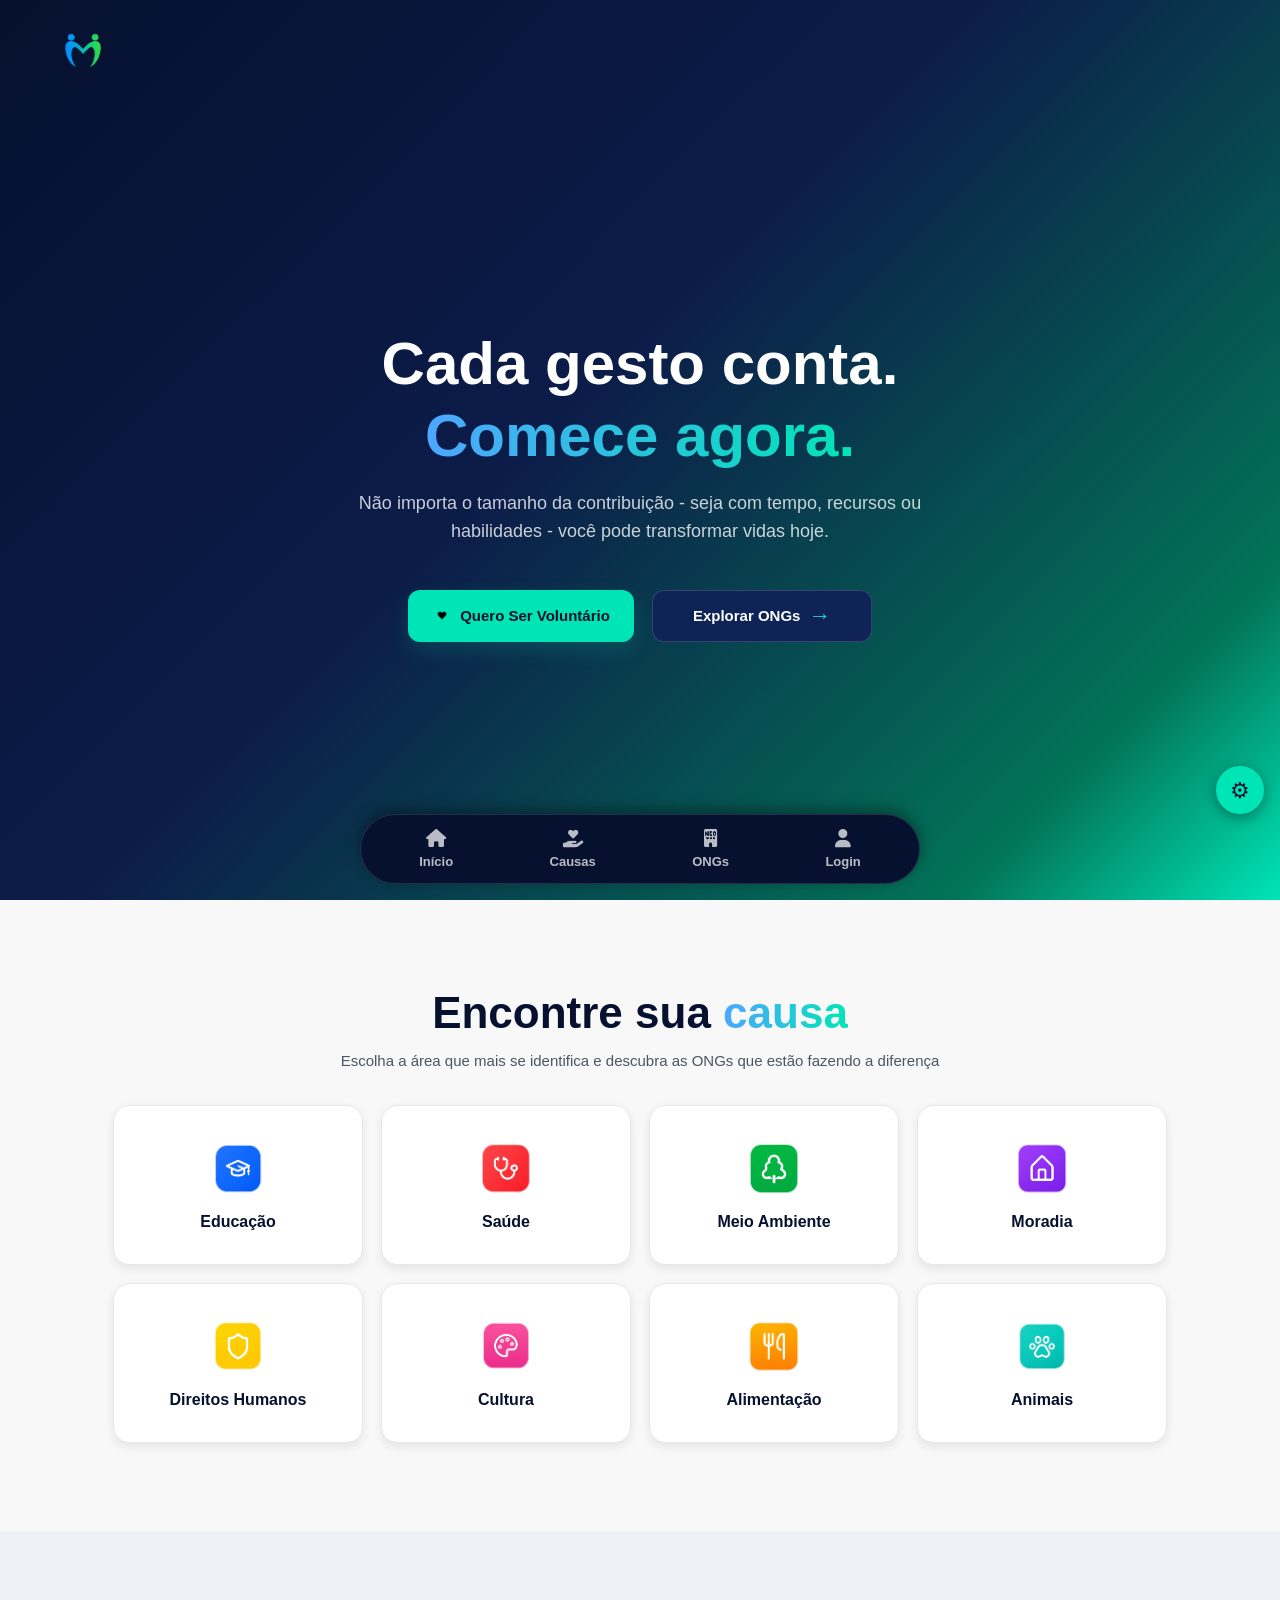
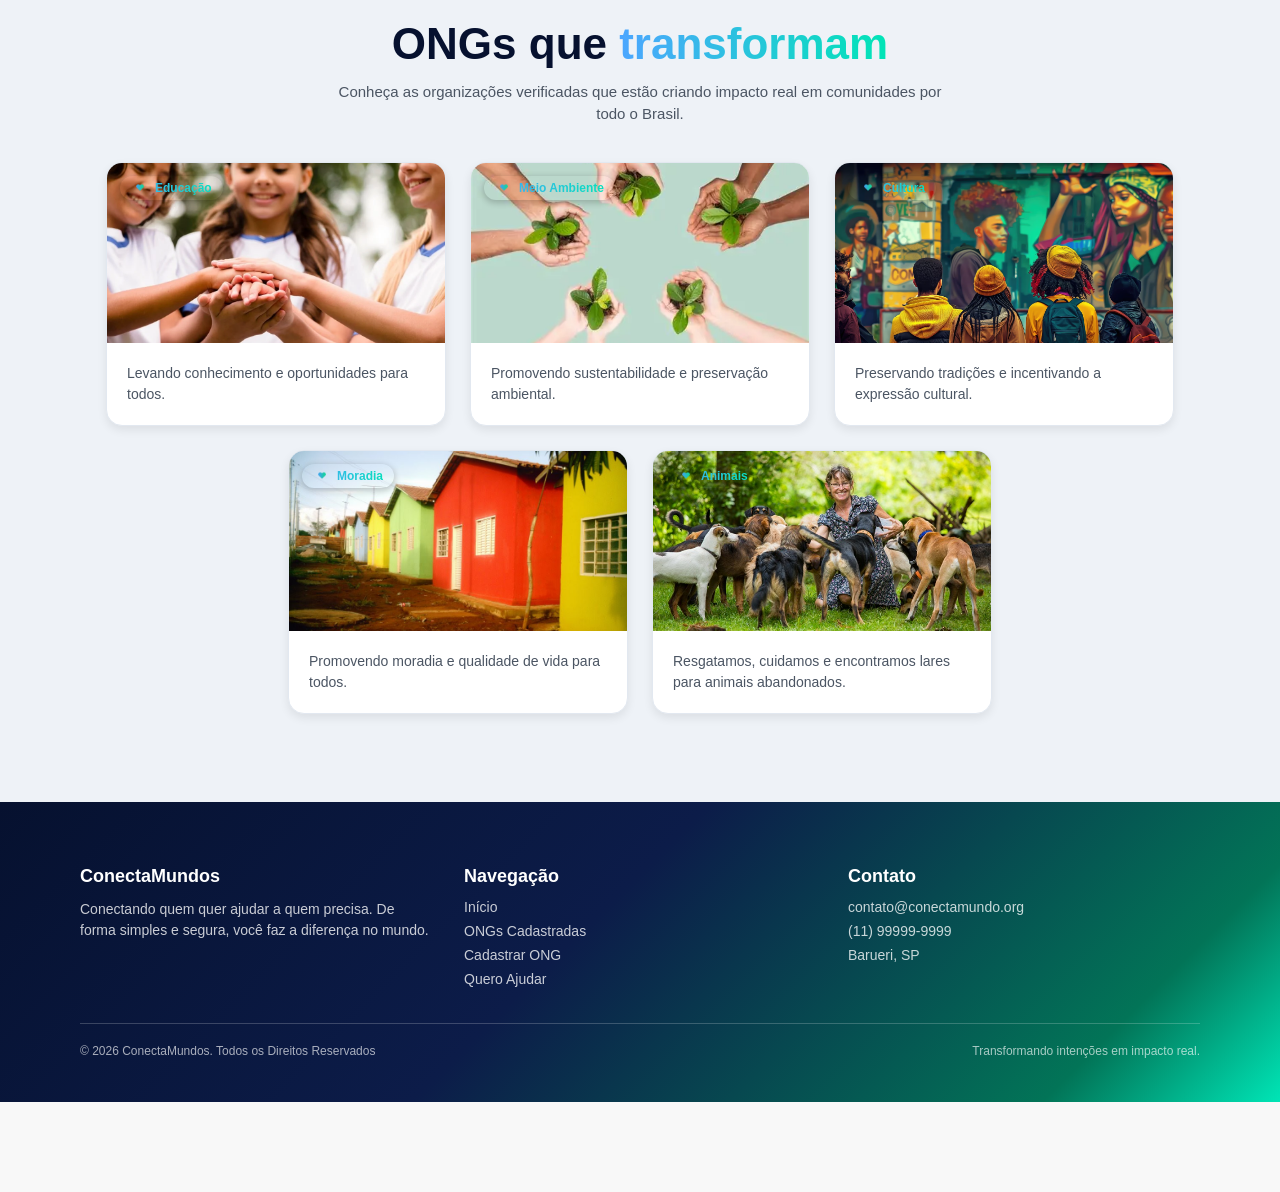
<file: app/views/pages/index.html>
<!DOCTYPE html>
<html lang="pt-br">

<head>
    <meta charset="UTF-8">
    <meta name="viewport" content="width=device-width, initial-scale=1.0">
    <link rel="stylesheet" href="../../public/css/config.css">
    <link rel="stylesheet" href="../../public/css/style.css">
    <link rel="stylesheet" href="https://cdnjs.cloudflare.com/ajax/libs/font-awesome/6.5.2/css/all.min.css">
    <title>Conecta Mundos</title>
    <script src="../../public/js/config.js"></script>
</head>

<body>
    <section class="inicio" id="tela-inicio">
        <header>
            <div class="logo">
                <img class="logo-img" src="../../public/imagem/logo_degrade.png" alt="Logo Conecta Mundos">
            </div>
        </header>

        <main>
            <div>
                <h2 class="title">
                    Cada gesto conta. <br> <span>Comece agora.</span>
                </h2>
                <p class="inicio-p">Não importa o tamanho da contribuição - seja com tempo, recursos ou habilidades - você pode transformar vidas hoje.</p>
            </div>
            <div class="botoes-hero">
                <a href="./login-pessoa.html" class="btn-voluntario">
                    <img class="coracao-icone" src="../../public/imagem/coracao.png" alt="">
                    Quero Ser Voluntário
                </a>
                <a href="#ongs" class="btn-explorar">
                    Explorar ONGs <span class="seta">→</span>
                </a>
            </div>
        </main>
    </section>

    <section class="causas" id="tela-causas">
        <div class="texto-causas">
            <h2>Encontre sua <span>causa</span></h2>
            <p>Escolha a área que mais se identifica e descubra as ONGs que estão fazendo a diferença</p>
        </div>

        <div class="grid-causas">
            <div class="card">
                <div class="img-container"><img src="../../public/imagem/educacao_img.png" alt="Educação"></div>
                <p>Educação</p>
            </div>
            <div class="card">
                <div class="img-container"><img src="../../public/imagem/saude_img.png" alt="Saúde"></div>
                <p>Saúde</p>
            </div>
            <div class="card">
                <div class="img-container"><img src="../../public/imagem/ambiente_img.png" alt="Meio Ambiente"></div>
                <p>Meio Ambiente</p>
            </div>
            <div class="card">
                <div class="img-container"><img src="../../public/imagem/moradia_img.png" alt="Moradia"></div>
                <p>Moradia</p>
            </div>
            <div class="card">
                <div class="img-container"><img src="../../public/imagem/seguranca_img.png" alt="Direitos Humanos"></div>
                <p>Direitos Humanos</p>
            </div>
            <div class="card">
                <div class="img-container"><img src="../../public/imagem/cultura_img.png" alt="Cultura"></div>
                <p>Cultura</p>
            </div>
            <div class="card">
                <div class="img-container"><img src="../../public/imagem/alimentacao.png" alt="Alimentação"></div>
                <p>Alimentação</p>
            </div>
            <div class="card">
                <div class="img-container"><img src="../../public/imagem/animais_img.png" alt="Animais"></div>
                <p>Animais</p>
            </div>
        </div>
    </section>

    <section class="secao-ongs" id="ongs">
        <div class="container-ongs">
            <div class="titulo-ongs">
                <h1>ONGs que <span class="degrade-texto">transformam</span></h1>
                <p>Conheça as organizações verificadas que estão criando impacto real em comunidades por todo o Brasil.</p>
            </div>

            <div class="grid-ongs">
                <div class="card-ong">
                    <div class="banner-ong" style="background-image: url('../../public/imagem/ONGs_educacao.webp');">
                        <span class="tag-ong">
                            <img src="../../public/imagem/coracao.png" alt="" class="mini-coracao-tag">
                            Educação
                        </span>
                    </div>
                    <div class="info-ong">
                        <p>Levando conhecimento e oportunidades para todos.</p>
                    </div>
                </div>

                <div class="card-ong">
                    <div class="banner-ong" style="background-image: url('../../public/imagem/ONGs_ambiental.webp');">
                        <span class="tag-ong">
                            <img src="../../public/imagem/coracao.png" alt="" class="mini-coracao-tag">
                            Meio Ambiente
                        </span>
                    </div>
                    <div class="info-ong">
                        <p>Promovendo sustentabilidade e preservação ambiental.</p>
                    </div>
                </div>

                <div class="card-ong">
                    <div class="banner-ong" style="background-image: url('../../public/imagem/ONGs_cultura.avif');">
                        <span class="tag-ong">
                            <img src="../../public/imagem/coracao.png" alt="" class="mini-coracao-tag">
                            Cultura
                        </span>
                    </div>
                    <div class="info-ong">
                        <p>Preservando tradições e incentivando a expressão cultural.</p>
                    </div>
                </div>

                <div class="card-ong">
                    <div class="banner-ong" style="background-image: url('../../public/imagem/ONGs_moradia.jpg');">
                        <span class="tag-ong">
                            <img src="../../public/imagem/coracao.png" alt="" class="mini-coracao-tag">
                            Moradia
                        </span>
                    </div>
                    <div class="info-ong">
                        <p>Promovendo moradia e qualidade de vida para todos.</p>
                    </div>
                </div>

                <div class="card-ong">
                    <div class="banner-ong" style="background-image: url('../../public/imagem/ONGs_animais.jpg');">
                        <span class="tag-ong">
                            <img src="../../public/imagem/coracao.png" alt="" class="mini-coracao-tag">
                            Animais
                        </span>
                    </div>
                    <div class="info-ong">
                        <p>Resgatamos, cuidamos e encontramos lares para animais abandonados.</p>
                    </div>
                </div>
            </div>
        </div>
    </section>

    <footer class="footer-principal">
        <div class="footer-container">
            <div class="footer-coluna">
                <h3>ConectaMundos</h3>
                <p>Conectando quem quer ajudar a quem precisa. De forma simples e segura, você faz a diferença no mundo.</p>
            </div>

            <div class="footer-coluna">
                <h3>Navegação</h3>
                <ul>
                    <li><a href="#tela-inicio">Início</a></li>
                    <li><a href="#ongs">ONGs Cadastradas</a></li>
                    <li><a href="../../views/pages/cadastro-ong.html">Cadastrar ONG</a></li>
                    <li><a href="#tela-inicio">Quero Ajudar</a></li>
                </ul>
            </div>

            <div class="footer-coluna">
                <h3>Contato</h3>
                <ul>
                    <li>contato@conectamundo.org</li>
                    <li>(11) 99999-9999</li>
                    <li>Barueri, SP</li>
                </ul>
            </div>
        </div>

        <div class="footer-bottom">
            <p>&copy; 2026 ConectaMundos. Todos os Direitos Reservados</p>
            <p>Transformando intenções em impacto real.</p>
        </div>
    </footer>

    <!-- Barra de Navegação Fixa Inferior -->
    <nav class="nav-bottom" id="nav-menu">
        <ul>
            <li>
                <a href="#tela-inicio">
                    <i class="fa-solid fa-house"></i>
                    <span>Início</span>
                </a>
            </li>
            <li>
                <a href="#tela-causas">
                    <i class="fa-solid fa-hand-holding-heart"></i>
                    <span>Causas</span>
                </a>
            </li>
            <li>
                <a href="#ongs">
                    <i class="fa-solid fa-building-ngo"></i>
                    <span>ONGs</span>
                </a>
            </li>
            <li>
                <a href="../../views/pages/login-pessoa.html">
                    <i class="fa-solid fa-user"></i>
                    <span>Login</span>
                </a>
            </li>
        </ul>
    </nav>

    <!-- Configurações (fonte e tema) -->
    <!-- Na index usa "config-com-nav" para ficar acima da barra inferior -->
    <div class="config config-com-nav">
        <div class="config-painel" id="config-painel" hidden>
            <h3>Configurações</h3>

            <div class="config-grupo">
                <span>Tamanho da fonte</span>
                <div class="config-linha">
                    <button type="button" id="fonte-menos" aria-label="Diminuir fonte">A−</button>
                    <div class="config-valor" id="fonte-valor" aria-live="polite">100%</div>
                    <button type="button" id="fonte-mais" aria-label="Aumentar fonte">A+</button>
                </div>
            </div>

            <div class="config-grupo">
                <span>Tema</span>
                <div class="config-linha">
                    <button type="button" id="tema-claro">☀ Claro</button>
                    <button type="button" id="tema-escuro">🌙 Escuro</button>
                </div>
            </div>

            <button type="button" class="config-restaurar" id="config-restaurar">Restaurar padrão</button>
        </div>

        <button type="button" class="config-botao" id="config-abrir" aria-label="Abrir configurações" aria-expanded="false" aria-controls="config-painel">⚙</button>
    </div>

    <script src="../../public/js/script.js"></script>
</body>

</html>
</file>
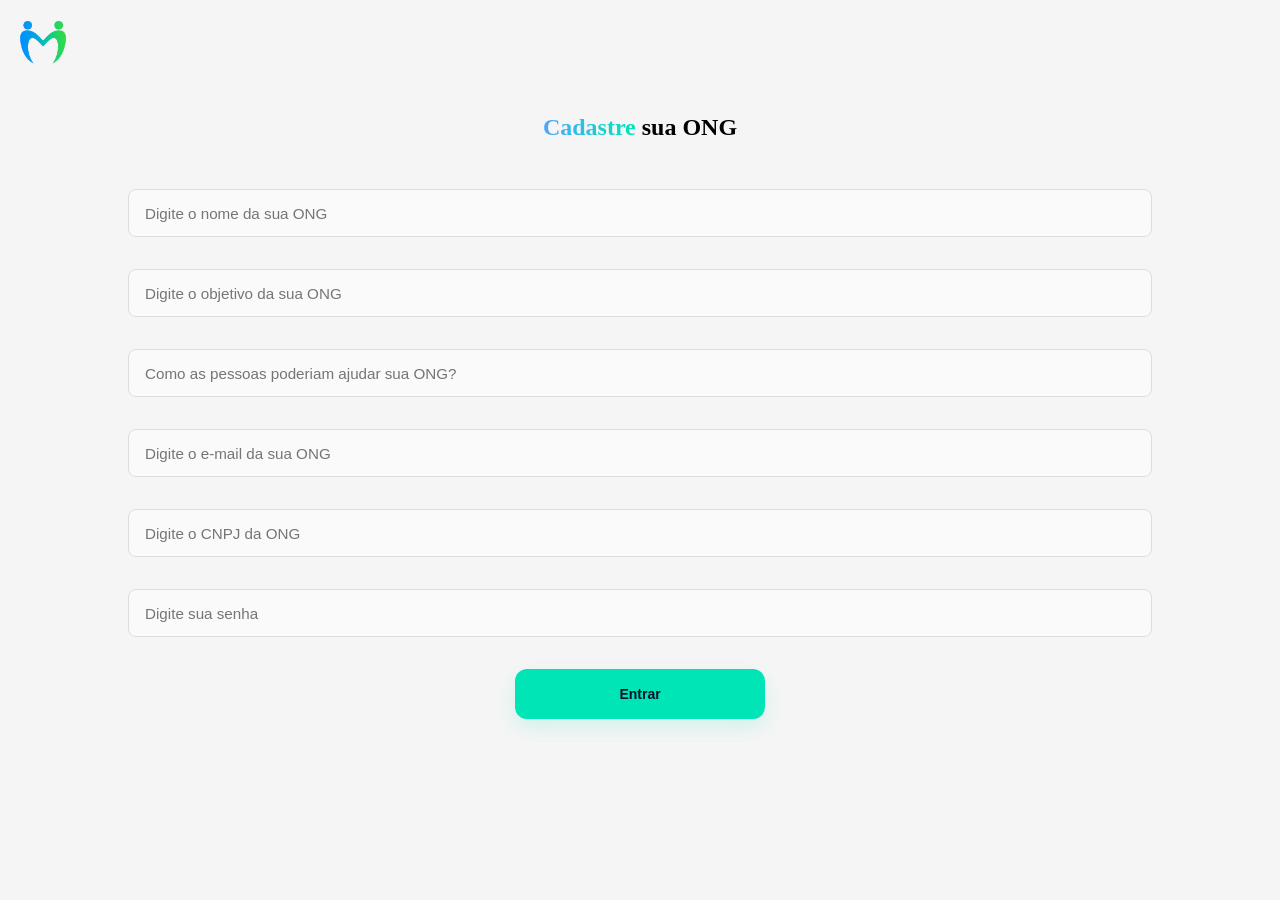
<file: cadastro-ong.html>
<!DOCTYPE html>
<html lang="pt-br">

<head>
    <meta charset="UTF-8">
    <meta name="viewport" content="width=device-width, initial-scale=1.0">
    <link rel="stylesheet" href="login.css">
    <title>Login Conecta Mundos</title>
</head>

<body>
    <header>
        <div class="logo">
            <img src="./imgs/logo_degrade.png" alt="Logo Conecta Mundos">
        </div>
        <div class="navegacao">

        </div>

    </header>

    <main>
        <div class="textos">
            <div class="title">
                <h2><span>Cadastre</span> sua ONG</h2>
            </div>
        </div>

        <div class="formulario">

            <input type="text" placeholder="Digite o nome da sua ONG">
            <input type="text" placeholder="Digite o objetivo da sua ONG">
            <input type="text" placeholder="Como as pessoas poderiam ajudar sua ONG?">
            <input type="text" placeholder="Digite o e-mail da sua ONG">
            <input type="text" placeholder="Digite o CNPJ da ONG">
            <input type="password" placeholder="Digite sua senha">


            <div class="botao">
                <button class="entrar">Entrar</button>
            </div>
        </div>

    </main>

</body>

</html>
</file>
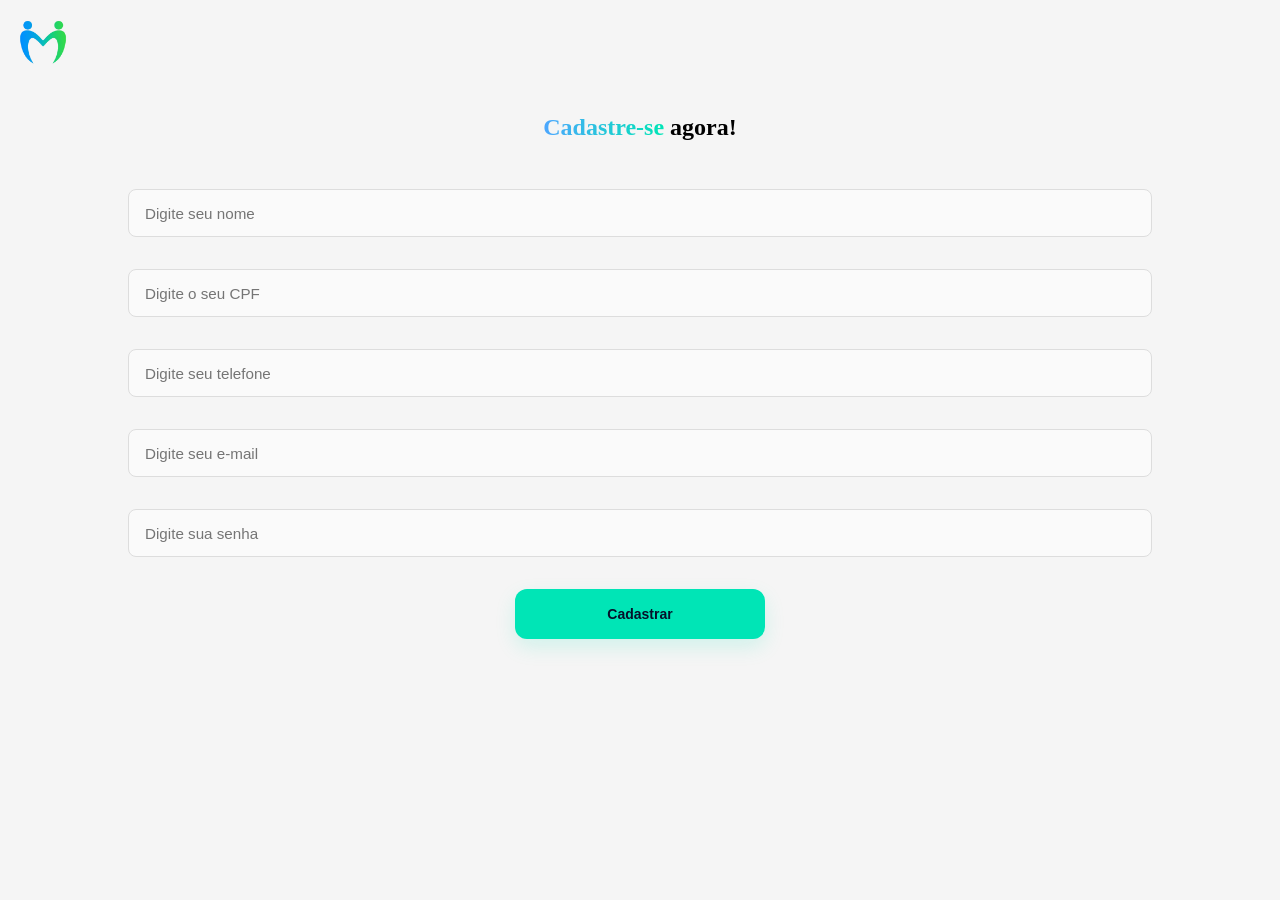
<file: cadastro-pessoa.html>
<!DOCTYPE html>
<html lang="pt-br">

<head>
    <meta charset="UTF-8">
    <meta name="viewport" content="width=device-width, initial-scale=1.0">
    <link rel="stylesheet" href="login.css">
    <title>Login Conecta Mundos</title>
</head>

<body>
    <header>
        <div class="logo">
            <img src="./imgs/logo_degrade.png" alt="Logo Conecta Mundos">
        </div>
        <div class="navegacao">

        </div>

    </header>

    <main>
        <div class="textos">
            <div class="title">
                <h2><span>Cadastre-se</span> agora!</h2>
            </div>
        </div>

        <div class="formulario">

            <input type="text" placeholder="Digite seu nome">
            <input type="text" placeholder="Digite o seu CPF">
            <input type="text" placeholder="Digite seu telefone">
            <input type="text" placeholder="Digite seu e-mail">
            <input type="password" placeholder="Digite sua senha">


            <div class="botao">
                <button class="entrar">Cadastrar</button>
            </div>
        </div>

    </main>

</body>

</html>
</file>
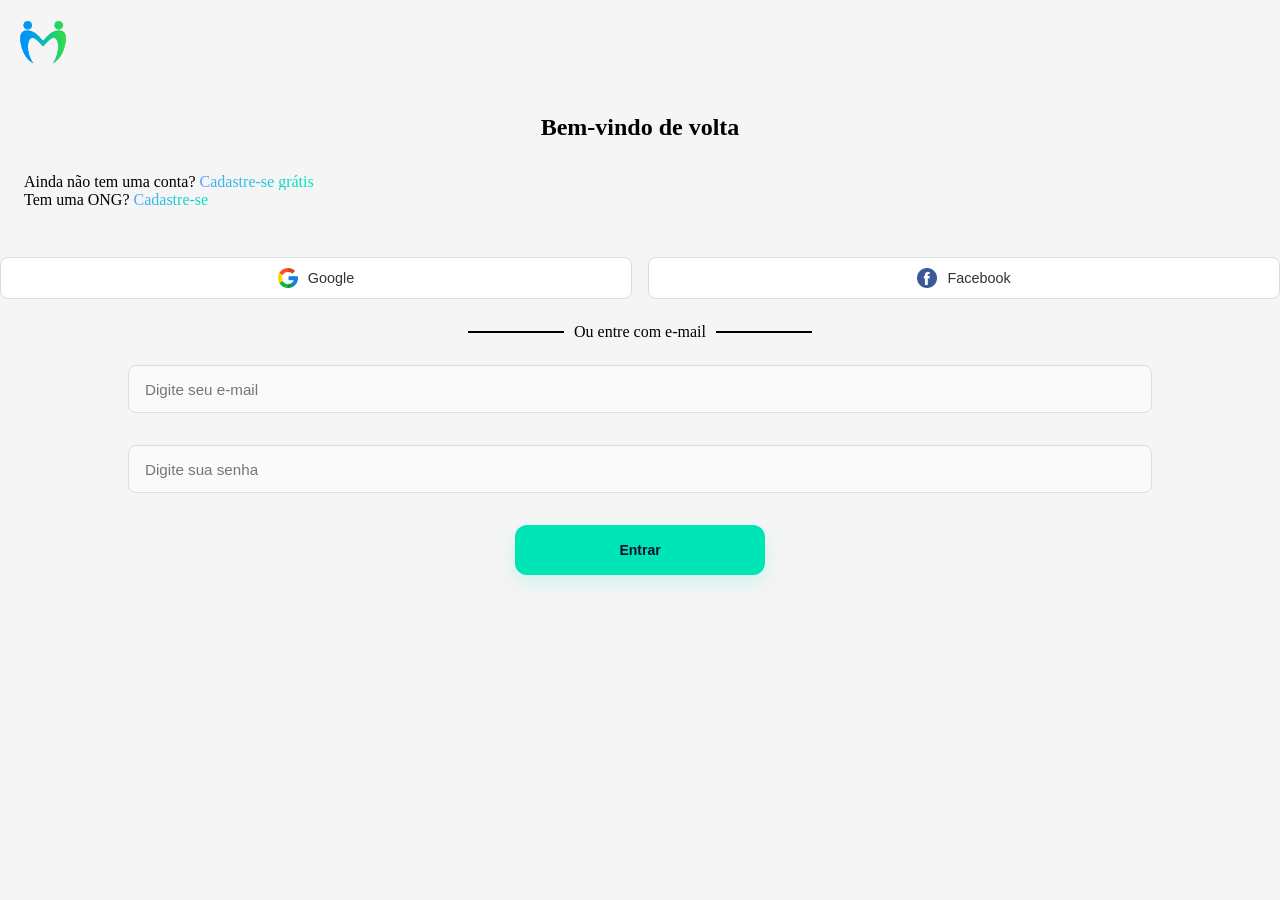
<file: login-pessoa.html>
<!DOCTYPE html>
<html lang="pt-br">
<head>
    <meta charset="UTF-8">
    <meta name="viewport" content="width=device-width, initial-scale=1.0">
    <link rel="stylesheet" href="login.css">
    <title>Login Conecta Mundos</title>
</head>
<body>
    <header>
        <div class="logo">
            <img src="./imgs/logo_degrade.png" alt="Logo Conecta Mundos">
        </div>
        <div class="navegacao">

        </div>

    </header>

    <main>
        <div class="textos">
            <div class="title">
            <h2>Bem-vindo de volta</h2>
            </div>
            <div class="logins">
            <p>Ainda não tem uma conta? <span><a href="./cadastro-pessoa.html">Cadastre-se grátis</a></span></p>
            <p>Tem uma ONG? <span><a href="./cadastro-ong.html">Cadastre-se</a></span></p>
            </div>
        </div>
        
        <div class="login-rapidos">
            <button><img class="icone" src="./imgs/google (1).png" alt="icone">Google</button>
            <button> <img class="icone" src="./imgs/facebook.png" alt="icone">Facebook</button>
        </div>

        <div class="divisao">
            <hr> <p>Ou entre com e-mail</p> <hr>
        </div>


        <div class="formulario">

            <input type="text" placeholder="Digite seu e-mail">
            <input type="password" placeholder="Digite sua senha">


            <div class="botao">
                <button class="entrar">Entrar</button>
            </div>
        </div>
    </main>
    
</body>
</html>
</file>
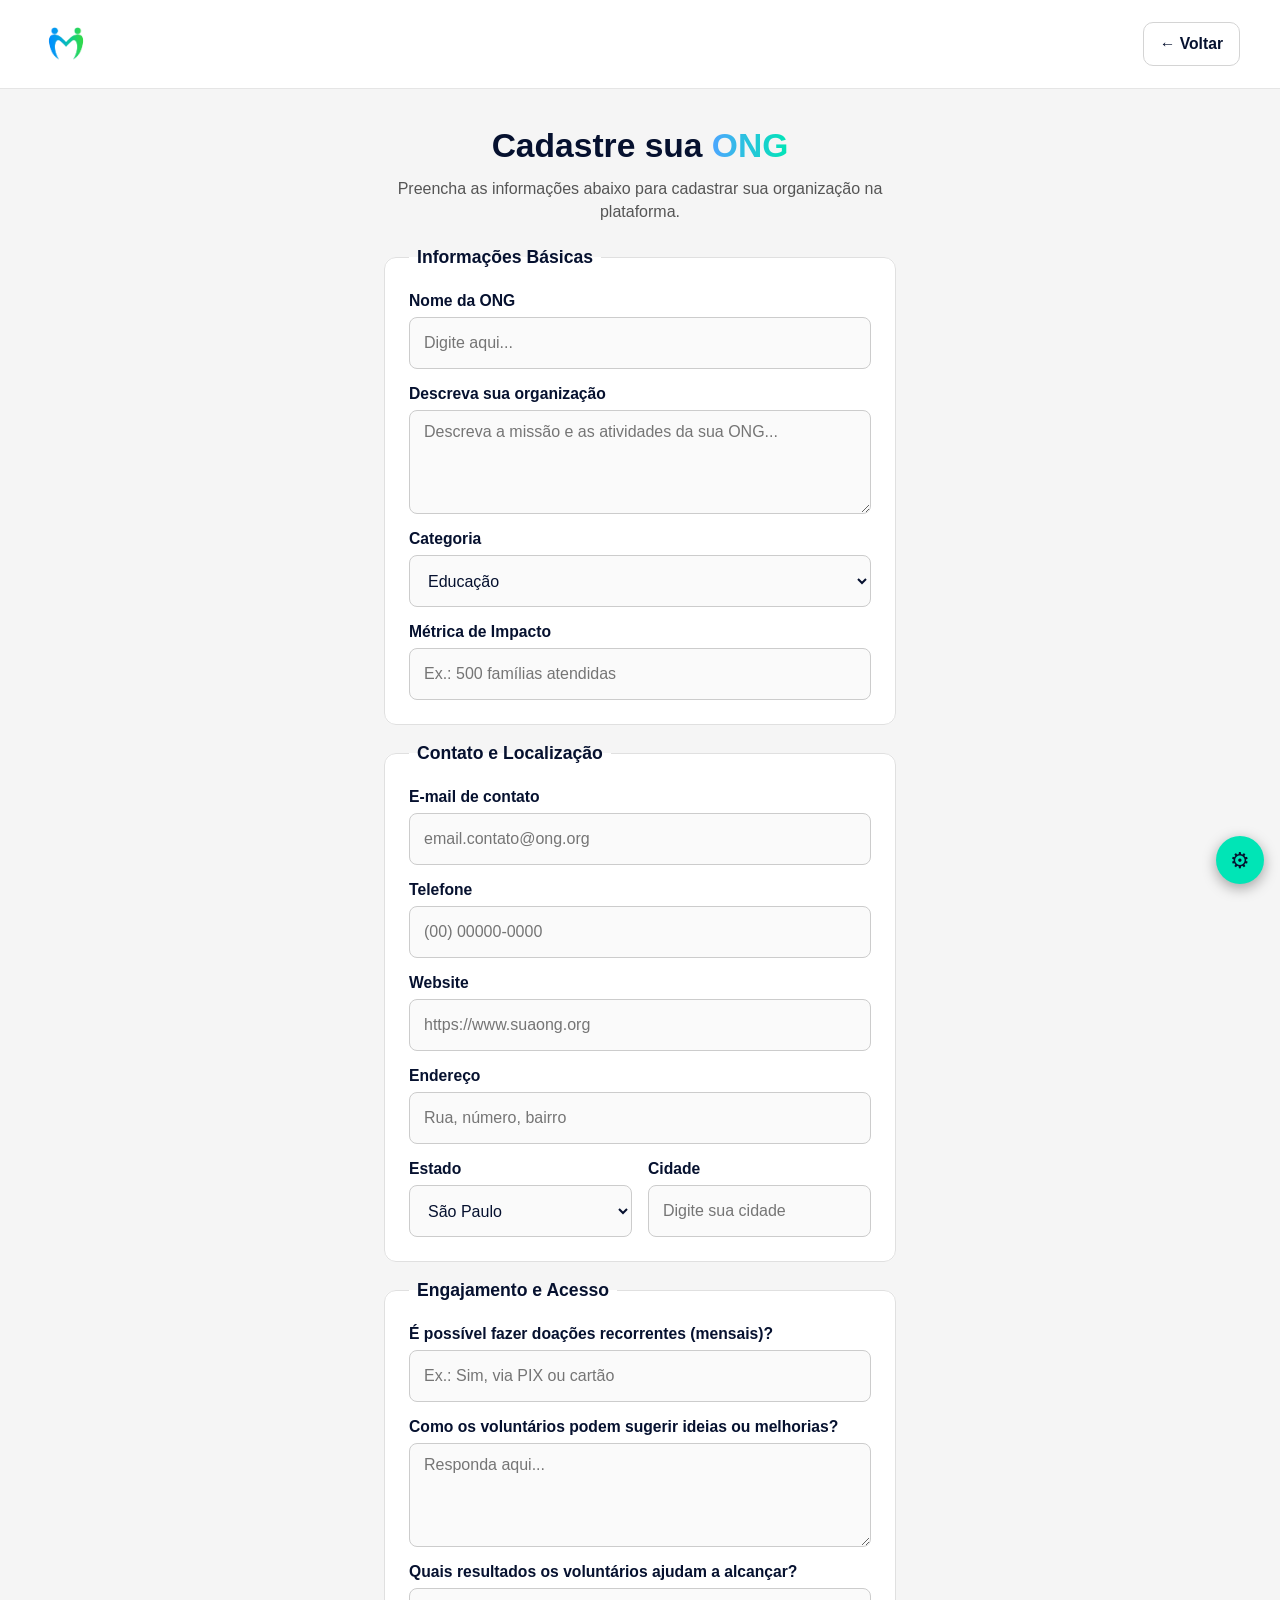
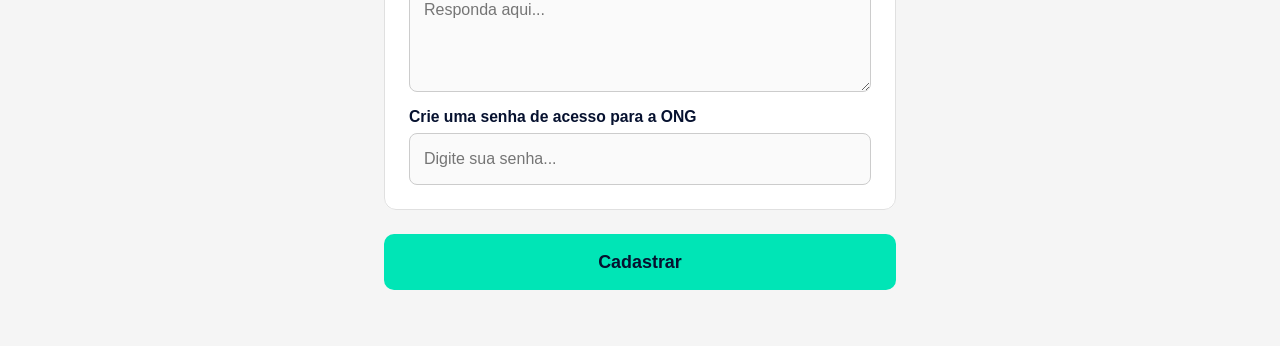
<file: app/views/pages/cadastro-ong.html>
<!DOCTYPE html>
<html lang="pt-br">

<head>
    <meta charset="UTF-8">
    <meta name="viewport" content="width=device-width, initial-scale=1.0">
    <title>Cadastro de ONG - Conecta Mundos</title>
    <link rel="stylesheet" href="../../public/css/config.css">
    <link rel="stylesheet" href="../../public/css/login.css">
    <script src="../../public/js/config.js"></script>
</head>

<body>
    <header>
        <div class="logo">
            <a href="../../views/pages/index.html">
                <img src="../../public/imagem/logo_degrade.png" alt="Logo Conecta Mundos">
            </a>
        </div>
        <div class="navegacao">
            <a href="./login-ongs.html" class="btn-voltar">← Voltar</a>
        </div>
    </header>

    <!-- "main-cadastro" deixa os blocos lado a lado em telas grandes -->
    <main class="main-cadastro">
        <div class="textos">
            <div class="title">
                <h2>Cadastre sua <span>ONG</span></h2>
            </div>
            <p class="subtitulo">Preencha as informações abaixo para cadastrar sua organização na plataforma.</p>
        </div>

        <form class="formulario" action="cadastro-ong-prosseguir.html" method="GET">
            <fieldset>
                <legend>Informações Básicas</legend>

                <div class="campo">
                    <label for="ong">Nome da ONG</label>
                    <input type="text" id="ong" name="ong" placeholder="Digite aqui..." required>
                </div>

                <div class="campo">
                    <label for="descricao">Descreva sua organização</label>
                    <textarea name="descricao" id="descricao" rows="4" placeholder="Descreva a missão e as atividades da sua ONG..." required></textarea>
                </div>

                <div class="campo">
                    <label for="categoria">Categoria</label>
                    <select name="categoria" id="categoria">
                        <option value="educacao">Educação</option>
                        <option value="saude">Saúde</option>
                        <option value="meio_ambiente">Meio Ambiente</option>
                        <option value="moradia">Moradia</option>
                        <option value="direitos_humanos">Direitos Humanos</option>
                        <option value="cultura">Cultura</option>
                        <option value="alimentacao">Alimentação</option>
                        <option value="animais">Animais</option>
                        <option value="causas_emergenciais">Causas Emergenciais</option>
                    </select>
                </div>

                <div class="campo">
                    <label for="metrica">Métrica de Impacto</label>
                    <input type="text" id="metrica" name="metrica" placeholder="Ex.: 500 famílias atendidas">
                </div>
            </fieldset>

            <fieldset>
                <legend>Contato e Localização</legend>

                <div class="campo">
                    <label for="email">E-mail de contato</label>
                    <input type="email" id="email" name="email" placeholder="email.contato@ong.org" required>
                </div>

                <div class="campo">
                    <label for="telefone">Telefone</label>
                    <input type="tel" id="telefone" name="telefone" placeholder="(00) 00000-0000" required>
                </div>

                <div class="campo">
                    <label for="site">Website</label>
                    <input type="url" id="site" name="site" placeholder="https://www.suaong.org">
                </div>

                <div class="campo">
                    <label for="endereco">Endereço</label>
                    <input type="text" id="endereco" name="endereco" placeholder="Rua, número, bairro">
                </div>

                <div class="linha-dupla">
                    <div class="campo">
                        <label for="estado">Estado</label>
                        <select name="estado" id="estado">
                            <option value="SP">São Paulo</option>
                            <option value="RJ">Rio de Janeiro</option>
                            <option value="MG">Minas Gerais</option>
                            <option value="ES">Espírito Santo</option>
                        </select>
                    </div>

                    <div class="campo">
                        <label for="cidade">Cidade</label>
                        <input type="text" id="cidade" name="cidade" placeholder="Digite sua cidade">
                    </div>
                </div>
            </fieldset>

            <fieldset>
                <legend>Engajamento e Acesso</legend>

                <div class="campo">
                    <label for="doacoes">É possível fazer doações recorrentes (mensais)?</label>
                    <input type="text" id="doacoes" name="doacoes" placeholder="Ex.: Sim, via PIX ou cartão">
                </div>

                <div class="campo">
                    <label for="voluntarios">Como os voluntários podem sugerir ideias ou melhorias?</label>
                    <textarea name="voluntarios" id="voluntarios" rows="4" placeholder="Responda aqui..."></textarea>
                </div>

                <div class="campo">
                    <label for="resultados">Quais resultados os voluntários ajudam a alcançar?</label>
                    <textarea name="resultados" id="resultados" rows="4" placeholder="Responda aqui..."></textarea>
                </div>

                <div class="campo">
                    <label for="senha">Crie uma senha de acesso para a ONG</label>
                    <input type="password" id="senha" name="senha" placeholder="Digite sua senha..." required>
                </div>
            </fieldset>

            <div class="botao">
                <button type="submit" class="entrar">Cadastrar</button>
            </div>
        </form>
    </main>

    <footer></footer>

    <!-- Configurações (fonte e tema) -->
    <div class="config">
        <div class="config-painel" id="config-painel" hidden>
            <h3>Configurações</h3>

            <div class="config-grupo">
                <span>Tamanho da fonte</span>
                <div class="config-linha">
                    <button type="button" id="fonte-menos" aria-label="Diminuir fonte">A−</button>
                    <div class="config-valor" id="fonte-valor" aria-live="polite">100%</div>
                    <button type="button" id="fonte-mais" aria-label="Aumentar fonte">A+</button>
                </div>
            </div>

            <div class="config-grupo">
                <span>Tema</span>
                <div class="config-linha">
                    <button type="button" id="tema-claro">☀ Claro</button>
                    <button type="button" id="tema-escuro">🌙 Escuro</button>
                </div>
            </div>

            <button type="button" class="config-restaurar" id="config-restaurar">Restaurar padrão</button>
        </div>

        <button type="button" class="config-botao" id="config-abrir" aria-label="Abrir configurações" aria-expanded="false" aria-controls="config-painel">⚙</button>
    </div>
</body>

</html>
</file>
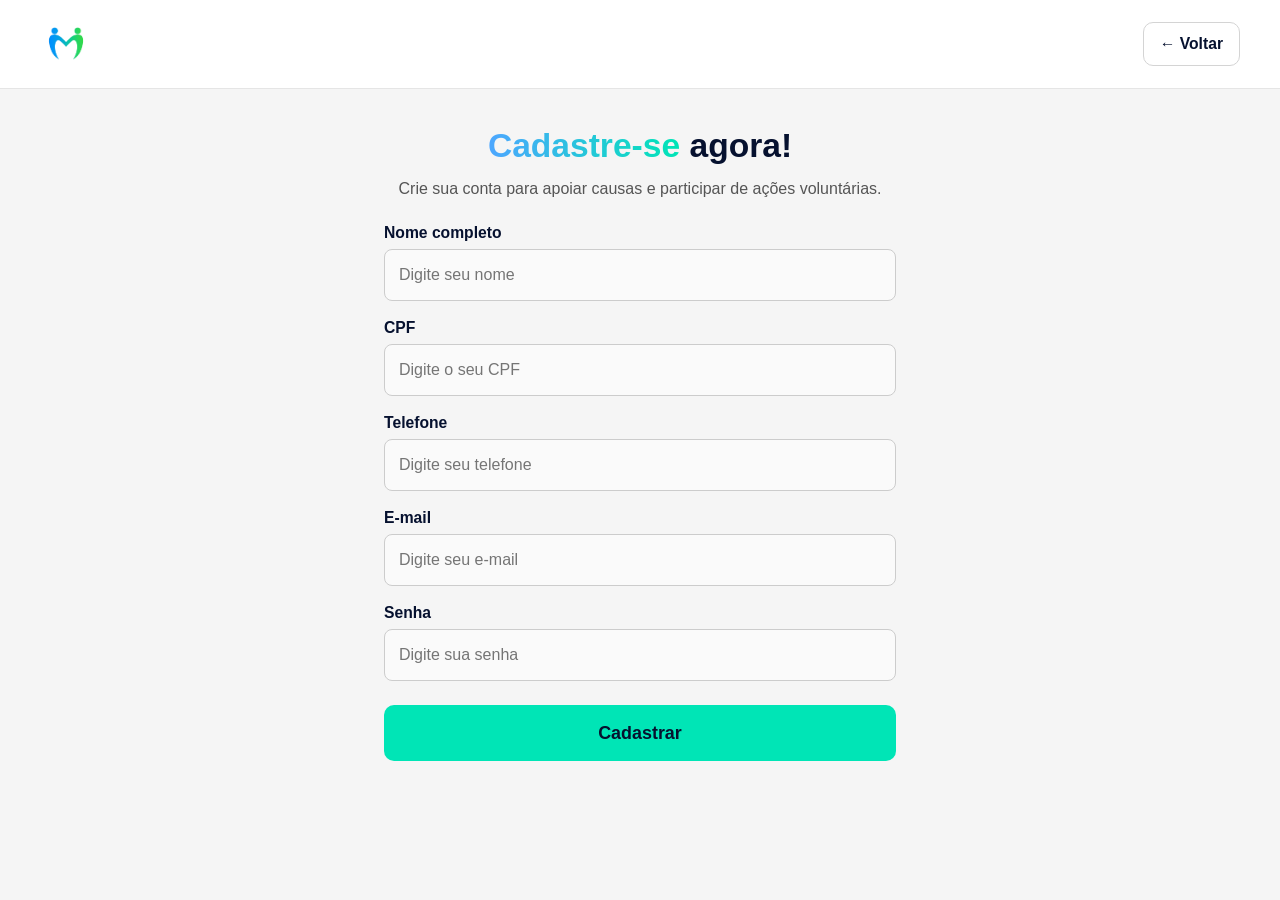
<file: app/views/pages/cadastro-pessoa.html>
<!DOCTYPE html>
<html lang="pt-br">

<head>
    <meta charset="UTF-8">
    <meta name="viewport" content="width=device-width, initial-scale=1.0">
    <link rel="stylesheet" href="../../public/css/login.css">
    <title>Cadastro - Conecta Mundos</title>
</head>

<body>
    <header>
        <div class="logo">
            <a href="../../views/pages/index.html">
                <img src="../../public/imagem/logo_degrade.png" alt="Logo Conecta Mundos">
            </a>
        </div>
        <div class="navegacao">
            <a href="./login-pessoa.html" class="btn-voltar">← Voltar</a>
        </div>
    </header>

    <main>
        <div class="textos">
            <div class="title">
                <h2><span>Cadastre-se</span> agora!</h2>
            </div>
            <p class="subtitulo">Crie sua conta para apoiar causas e participar de ações voluntárias.</p>
        </div>

        <form class="formulario" action="#" method="POST">
            <div class="campo">
                <label for="nome">Nome completo</label>
                <input type="text" id="nome" name="nome" placeholder="Digite seu nome" required>
            </div>

            <div class="campo">
                <label for="cpf">CPF</label>
                <input type="text" id="cpf" name="cpf" placeholder="Digite o seu CPF" required>
            </div>

            <div class="campo">
                <label for="telefone-pessoa">Telefone</label>
                <input type="tel" id="telefone-pessoa" name="telefone" placeholder="Digite seu telefone" required>
            </div>

            <div class="campo">
                <label for="email-pessoa">E-mail</label>
                <input type="email" id="email-pessoa" name="email" placeholder="Digite seu e-mail" required>
            </div>

            <div class="campo">
                <label for="senha-pessoa">Senha</label>
                <input type="password" id="senha-pessoa" name="senha" placeholder="Digite sua senha" required>
            </div>

            <div class="botao">
                <button type="submit" class="entrar">Cadastrar</button>
            </div>
        </form>
    </main>
</body>

</html>
</file>
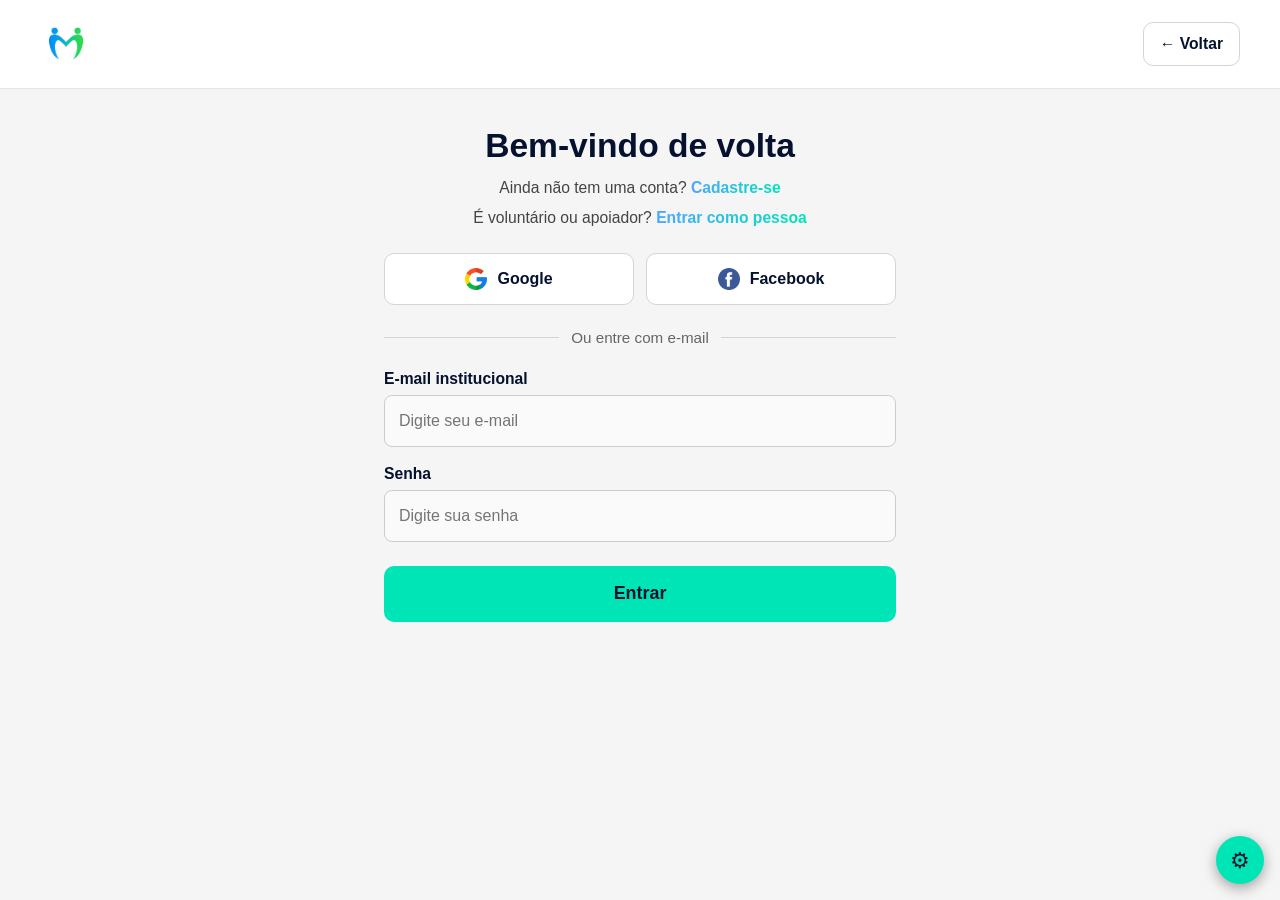
<file: app/views/pages/login-ongs.html>
<!DOCTYPE html>
<html lang="pt-br">

<head>
    <meta charset="UTF-8">
    <meta name="viewport" content="width=device-width, initial-scale=1.0">
    <link rel="stylesheet" href="../../public/css/config.css">
    <link rel="stylesheet" href="../../public/css/login.css">
    <title>Login ONG - Conecta Mundos</title>
    <script src="../../public/js/config.js"></script>
</head>

<body>
    <header>
        <div class="logo">
            <a href="../../views/pages/index.html">
                <img src="../../public/imagem/logo_degrade.png" alt="Logo Conecta Mundos">
            </a>
        </div>
        <div class="navegacao">
            <a href="./login-pessoa.html" class="btn-voltar">← Voltar</a>
        </div>
    </header>

    <main>
        <div class="textos">
            <div class="title">
                <h2>Bem-vindo de volta</h2>
            </div>
            <div class="logins">
                <p>Ainda não tem uma conta? <span><a href="./cadastro-ong.html">Cadastre-se</a></span></p>
                <p>É voluntário ou apoiador? <span><a href="./login-pessoa.html">Entrar como pessoa</a></span></p>
            </div>
        </div>

        <div class="login-rapidos">
            <button type="button" class="login-btn">
                <img class="icone" src="../../public/imagem/google (1).png" alt="Ícone Google">
                Google
            </button>
            <button type="button" class="login-btn">
                <img class="icone" src="../../public/imagem/facebook.png" alt="Ícone Facebook">
                Facebook
            </button>
        </div>

        <div class="divisao">
            <hr>
            <p>Ou entre com e-mail</p>
            <hr>
        </div>

        <form class="formulario" action="#" method="POST">
            <div class="campo">
                <label for="email-ong">E-mail institucional</label>
                <input type="email" id="email-ong" name="email" placeholder="Digite seu e-mail" required>
            </div>

            <div class="campo">
                <label for="senha-ong">Senha</label>
                <input type="password" id="senha-ong" name="senha" placeholder="Digite sua senha" required>
            </div>

            <div class="botao">
                <button type="submit" class="entrar">Entrar</button>
            </div>
        </form>
    </main>

    <!-- Configurações (fonte e tema) -->
    <div class="config">
        <div class="config-painel" id="config-painel" hidden>
            <h3>Configurações</h3>

            <div class="config-grupo">
                <span>Tamanho da fonte</span>
                <div class="config-linha">
                    <button type="button" id="fonte-menos" aria-label="Diminuir fonte">A−</button>
                    <div class="config-valor" id="fonte-valor" aria-live="polite">100%</div>
                    <button type="button" id="fonte-mais" aria-label="Aumentar fonte">A+</button>
                </div>
            </div>

            <div class="config-grupo">
                <span>Tema</span>
                <div class="config-linha">
                    <button type="button" id="tema-claro">☀ Claro</button>
                    <button type="button" id="tema-escuro">🌙 Escuro</button>
                </div>
            </div>

            <button type="button" class="config-restaurar" id="config-restaurar">Restaurar padrão</button>
        </div>

        <button type="button" class="config-botao" id="config-abrir" aria-label="Abrir configurações" aria-expanded="false" aria-controls="config-painel">⚙</button>
    </div>
</body>

</html>
</file>
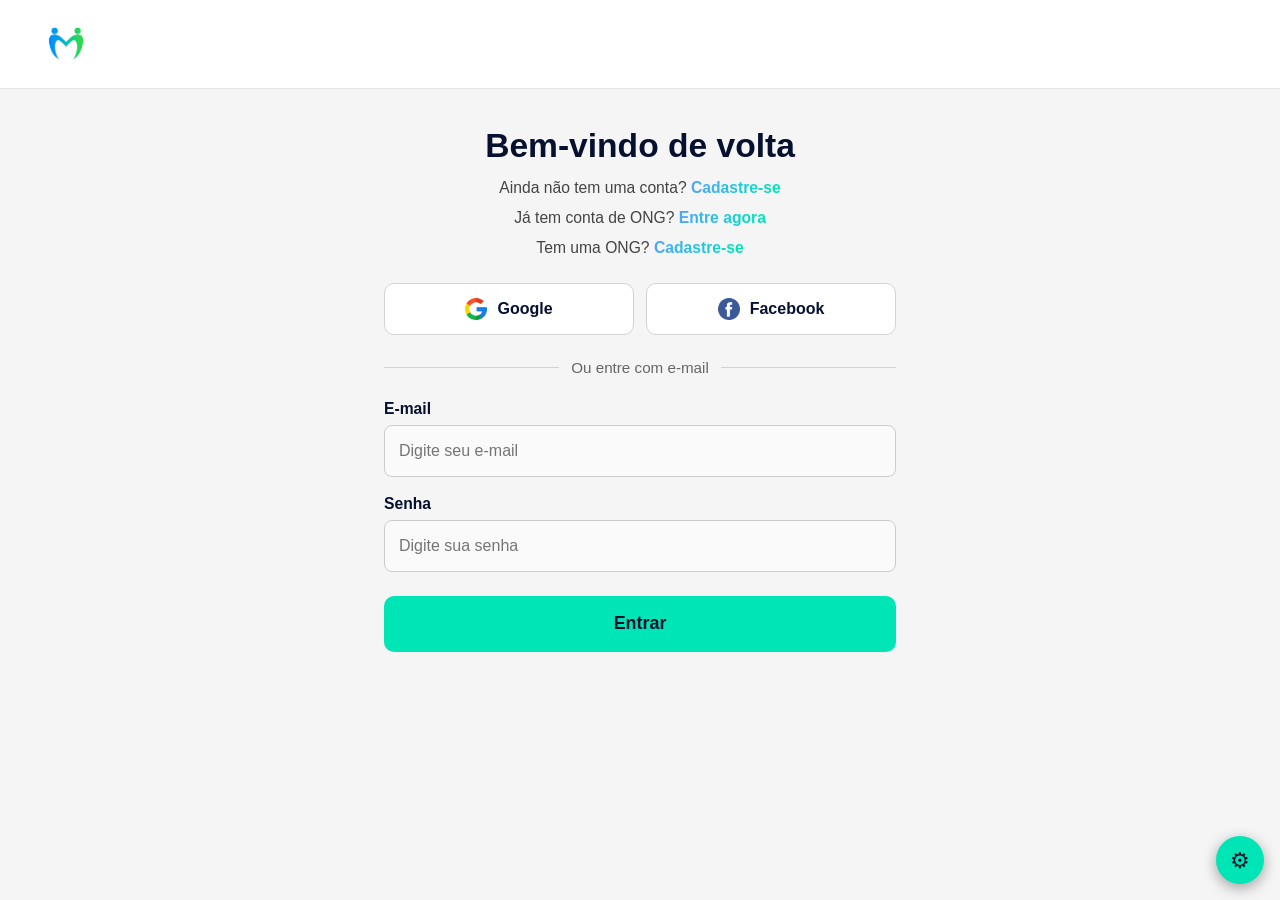
<file: app/views/pages/login-pessoa.html>
<!DOCTYPE html>
<html lang="pt-br">

<head>
    <meta charset="UTF-8">
    <meta name="viewport" content="width=device-width, initial-scale=1.0">
    <link rel="stylesheet" href="../../public/css/config.css">
    <link rel="stylesheet" href="../../public/css/login.css">
    <title>Login - Conecta Mundos</title>
    <script src="../../public/js/config.js"></script>
</head>

<body>
    <header>
        <div class="logo">
            <a href="../../views/pages/index.html">
                <img src="../../public/imagem/logo_degrade.png" alt="Logo Conecta Mundos">
            </a>
        </div>
        <div class="navegacao">
        </div>
    </header>

    <main>
        <div class="textos">
            <div class="title">
                <h2>Bem-vindo de volta</h2>
            </div>
            <div class="logins">
                <p>Ainda não tem uma conta? <span><a href="./cadastro-pessoa.html">Cadastre-se</a></span></p>
                <p>Já tem conta de ONG? <span><a href="./login-ongs.html">Entre agora</a></span></p>
                <p>Tem uma ONG? <span><a href="./cadastro-ong.html">Cadastre-se</a></span></p>
            </div>
        </div>

        <div class="login-rapidos">
            <button type="button" class="login-btn">
                <img class="icone" src="../../public/imagem/google (1).png" alt="Ícone Google">
                Google
            </button>
            <button type="button" class="login-btn">
                <img class="icone" src="../../public/imagem/facebook.png" alt="Ícone Facebook">
                Facebook
            </button>
        </div>

        <div class="divisao">
            <hr>
            <p>Ou entre com e-mail</p>
            <hr>
        </div>

        <form class="formulario" action="#" method="POST">
            <div class="campo">
                <label for="email-login">E-mail</label>
                <input type="email" id="email-login" name="email" placeholder="Digite seu e-mail" required>
            </div>

            <div class="campo">
                <label for="senha-login">Senha</label>
                <input type="password" id="senha-login" name="senha" placeholder="Digite sua senha" required>
            </div>

            <div class="botao">
                <button type="submit" class="entrar">Entrar</button>
            </div>
        </form>
    </main>

    <!-- Configurações (fonte e tema) -->
    <div class="config">
        <div class="config-painel" id="config-painel" hidden>
            <h3>Configurações</h3>

            <div class="config-grupo">
                <span>Tamanho da fonte</span>
                <div class="config-linha">
                    <button type="button" id="fonte-menos" aria-label="Diminuir fonte">A−</button>
                    <div class="config-valor" id="fonte-valor" aria-live="polite">100%</div>
                    <button type="button" id="fonte-mais" aria-label="Aumentar fonte">A+</button>
                </div>
            </div>

            <div class="config-grupo">
                <span>Tema</span>
                <div class="config-linha">
                    <button type="button" id="tema-claro">☀ Claro</button>
                    <button type="button" id="tema-escuro">🌙 Escuro</button>
                </div>
            </div>

            <button type="button" class="config-restaurar" id="config-restaurar">Restaurar padrão</button>
        </div>

        <button type="button" class="config-botao" id="config-abrir" aria-label="Abrir configurações" aria-expanded="false" aria-controls="config-painel">⚙</button>
    </div>
</body>

</html>
</file>
<file: app/public/css/config.css>
/* =====================================================
   config.css - cores dos temas + painel de configurações
   Carregue em TODAS as páginas, ANTES do style.css/login.css
   ===================================================== */

/* ---------- Tema claro (padrão) ---------- */
:root {
    --fundo: #f8f8f8;
    --fundo-alt: #eef2f7;
    --superficie: #ffffff;
    --texto: #06112f;
    --texto-suave: #4b5563;
    --borda: #e2e8f0;
    --borda-campo: #cccccc;
    --campo: #fafafa;
    --sombra: rgba(0, 0, 0, 0.08);
}

/* ---------- Tema escuro ---------- */
[data-tema="escuro"] {
    --fundo: #0a1226;
    --fundo-alt: #0e1932;
    --superficie: #131d38;
    --texto: #eef2ff;
    --texto-suave: #b4bfd6;
    --borda: #26324f;
    --borda-campo: #3a4a6e;
    --campo: #0e1730;
    --sombra: rgba(0, 0, 0, 0.5);
    color-scheme: dark;
}

/* ---------- Acessibilidade ---------- */
a:focus-visible,
button:focus-visible,
input:focus-visible,
select:focus-visible,
textarea:focus-visible {
    outline: 3px solid #4da6ff;
    outline-offset: 2px;
}

@media (prefers-reduced-motion: reduce) {
    * {
        transition: none !important;
        scroll-behavior: auto !important;
    }
}

/* =====================================================
   PAINEL DE CONFIGURAÇÕES
   ===================================================== */
.config {
    position: fixed;
    right: 16px;
    bottom: 16px;
    z-index: 3000;
    display: flex;
    flex-direction: column;
    align-items: flex-end;
    gap: 12px;
}

/* usado só na index, onde existe a barra de navegação embaixo */
.config-com-nav {
    bottom: 86px;
}

.config-botao {
    width: 48px;
    height: 48px;
    display: flex;
    justify-content: center;
    align-items: center;
    background-color: #00E5B6;
    color: #06112f;
    border: none;
    border-radius: 50%;
    font-size: 1.4rem;
    cursor: pointer;
    box-shadow: 0 4px 14px rgba(0, 0, 0, 0.35);
    transition: transform 0.2s ease;
}

.config-botao:hover {
    transform: scale(1.08);
}

.config-painel {
    width: 264px;
    max-width: calc(100vw - 32px);
    padding: 18px;
    display: flex;
    flex-direction: column;
    gap: 16px;
    background-color: var(--superficie);
    color: var(--texto);
    border: 1px solid var(--borda);
    border-radius: 16px;
    box-shadow: 0 10px 30px var(--sombra);
}

.config-painel[hidden] {
    display: none;
}

.config-painel h3 {
    font-size: 1.05rem;
}

.config-grupo {
    display: flex;
    flex-direction: column;
    gap: 8px;
}

.config-grupo > span {
    font-size: 0.85rem;
    font-weight: 600;
    color: var(--texto-suave);
    /* cancela o degradê global dos <span> do style.css / login.css */
    background: none;
    -webkit-background-clip: initial;
    background-clip: initial;
    -webkit-text-fill-color: currentColor;
}

.config-linha {
    display: flex;
    gap: 8px;
}

.config-linha button,
.config-restaurar {
    flex: 1;
    min-height: 40px;
    padding: 6px 10px;
    background-color: var(--campo);
    color: var(--texto);
    border: 1px solid var(--borda-campo);
    border-radius: 10px;
    font-size: 0.9rem;
    font-weight: 600;
    cursor: pointer;
}

.config-linha button:hover:not(:disabled),
.config-restaurar:hover {
    border-color: #00E5B6;
}

.config-linha button:disabled {
    opacity: 0.4;
    cursor: not-allowed;
}

/* botão do tema que está ativo */
.config-linha button[aria-pressed="true"] {
    background-color: #00E5B6;
    border-color: #00E5B6;
    color: #06112f;
}

.config-valor {
    flex: 1;
    display: flex;
    justify-content: center;
    align-items: center;
    font-weight: 700;
}


html[data-tema="escuro"] body {
    background-color: #0a1226;
    color: #eef2ff;
}

html[data-tema="escuro"] header {
    background-color: #131d38;
    border-color: #26324f;
}

html[data-tema="escuro"] .title h2,
html[data-tema="escuro"] .link-secundario,
html[data-tema="escuro"] legend,
html[data-tema="escuro"] .campo label,
html[data-tema="escuro"] .logins a {
    color: #eef2ff;
}

html[data-tema="escuro"] .subtitulo,
html[data-tema="escuro"] .logins,
html[data-tema="escuro"] .divisao {
    color: #b4bfd6;
}

html[data-tema="escuro"] .btn-voltar,
html[data-tema="escuro"] .login-btn,
html[data-tema="escuro"] fieldset {
    background-color: #131d38;
    border-color: #3a4a6e;
    color: #eef2ff;
}

html[data-tema="escuro"] input,
html[data-tema="escuro"] select,
html[data-tema="escuro"] textarea {
    background-color: #0e1730;
    border-color: #3a4a6e;
    color: #eef2ff;
}

html[data-tema="escuro"] hr {
    background-color: #3a4a6e;
}
</file>
<file: app/public/css/style.css>
* {
    margin: 0;
    padding: 0;
    box-sizing: border-box;
    font-family: 'Inter', sans-serif;
    text-decoration: none;
}

html {
    scroll-behavior: smooth;
}

body {
    width: 100%;
    overflow-x: hidden;
    padding-bottom: 5.5rem;
    background-color: var(--fundo);
    color: var(--texto);
    transition: background-color 0.25s ease, color 0.25s ease;
}

img {
    max-width: 100%;
}

header {
    padding: 16px 20px;
    display: flex;
    justify-content: space-between;
    align-items: center;
    position: relative;
    z-index: 1000;
}

.logo-img {
    width: 48px;
    height: auto;
    display: block;
}

/* === MENU DE NAVEGAÇÃO INFERIOR FIXO (MOBILE FIRST) === */
.nav-bottom {
    position: fixed;
    bottom: 0;
    left: 0;
    width: 100%;
    min-height: 70px;
    background-color: #06112f;
    box-shadow: 0 -4px 15px rgba(0, 0, 0, 0.4);
    display: flex;
    justify-content: center;
    align-items: center;
    z-index: 2000;
    border-top: 1px solid rgba(255, 255, 255, 0.1);
}

.nav-bottom ul {
    list-style: none;
    display: flex;
    justify-content: space-around;
    align-items: center;
    width: 100%;
    max-width: 720px;
    padding: 0 10px;
}

.nav-bottom a {
    color: rgba(255, 255, 255, 0.72);
    font-size: 0.75rem;
    font-weight: 600;
    display: flex;
    flex-direction: column;
    align-items: center;
    gap: 5px;
    padding: 6px 10px;
    transition: color 0.2s ease;
}

.nav-bottom a i {
    font-size: 1.125rem;
}

.nav-bottom a span {
    background: none;
    -webkit-background-clip: initial;
    background-clip: initial;
    -webkit-text-fill-color: currentColor;
}

.nav-bottom a:hover,
.nav-bottom a:active {
    color: #00E5B6;
}

/* === HERO / INÍCIO === */
.inicio {
    width: 100%;
    min-height: 100vh;
    min-height: 100dvh;
    background: linear-gradient(135deg, #06112f 0%, #0c1c49 45%, #027457 85%, #00e5b6 100%);
    display: flex;
    flex-direction: column;
    justify-content: space-between;
}

main {
    flex: 1;
    width: 100%;
    max-width: 900px;
    margin: 0 auto;
    padding: 24px 20px 56px;
    gap: 32px;
    color: white;
    display: flex;
    flex-direction: column;
    justify-content: center;
    align-items: center;
}

.title {
    font-family: Arial, Helvetica, sans-serif;
    text-align: center;
    font-size: 2rem;
    line-height: 1.2;
}

span {
    background: linear-gradient(90deg, #4da6ff, #00e5b6);
    -webkit-background-clip: text;
    background-clip: text;
    -webkit-text-fill-color: transparent;
}

.inicio-p {
    color: rgba(255, 255, 255, 0.78);
    margin: 18px auto 0;
    max-width: 600px;
    text-align: center;
    font-size: 0.9375rem;
    line-height: 1.55;
}

.botoes-hero {
    margin-top: 12px;
    width: 100%;
    display: flex;
    flex-direction: column;
    gap: 14px;
    align-items: center;
}

.btn-voluntario {
    width: 100%;
    max-width: 280px;
    min-height: 52px;
    display: flex;
    align-items: center;
    justify-content: center;
    gap: 8px;
    background-color: #00E5B6;
    border: none;
    padding: 0 24px;
    border-radius: 12px;
    color: #06102b;
    font-size: 0.9375rem;
    font-weight: 700;
    cursor: pointer;
    box-shadow: 0px 8px 20px rgba(0, 229, 182, 0.15);
    transition: transform 0.2s ease, box-shadow 0.2s ease;
}

.btn-voluntario:hover {
    transform: translateY(-2px);
    box-shadow: 0px 12px 24px rgba(0, 229, 182, 0.3);
}

.coracao-icone {
    width: 20px;
    height: auto;
    filter: brightness(0);
}

.btn-explorar {
    width: 100%;
    max-width: 280px;
    min-height: 52px;
    display: flex;
    justify-content: center;
    align-items: center;
    gap: 8px;
    background-color: #102356;
    border: 1px solid rgba(255, 255, 255, 0.15);
    padding: 0 24px;
    border-radius: 12px;
    color: #FFFFFF;
    font-size: 0.9375rem;
    font-weight: 700;
    cursor: pointer;
    transition: transform 0.2s ease, background-color 0.2s ease;
}

.btn-explorar:hover {
    transform: translateY(-2px);
    background-color: #162e72;
}

.seta {
    font-size: 1.4rem;
    line-height: 1;
}

section {
    width: 100%;
}

/* === SEÇÃO CAUSAS === */
.causas {
    background-color: var(--fundo);
    display: flex;
    justify-content: center;
    align-items: center;
    flex-direction: column;
    gap: 32px;
    padding: 64px 20px;
}

.texto-causas {
    text-align: center;
    max-width: 640px;
}

.texto-causas h2 {
    font-size: 1.75rem;
    color: var(--texto);
}

.texto-causas p {
    color: var(--texto-suave);
    margin-top: 12px;
    text-align: center;
    font-size: 0.9375rem;
    line-height: 1.5;
}

.grid-causas {
    display: flex;
    flex-wrap: wrap;
    justify-content: center;
    gap: 18px;
    max-width: 1120px;
    width: 100%;
}

/* no celular ficam 2 cards por linha (antes era 1 por linha) */
.card {
    background-color: var(--superficie);
    border-radius: 16px;
    padding: 20px 14px;
    display: flex;
    flex-direction: column;
    align-items: center;
    justify-content: center;
    gap: 14px;
    border: 1px solid var(--borda);
    box-shadow: 0px 4px 10px var(--sombra);
    transition: all 0.2s ease-in-out;
    cursor: pointer;
    width: calc(50% - 9px);
    max-width: 260px;
    min-height: 160px;
}

.card:hover {
    transform: translateY(-5px);
    box-shadow: 0px 8px 18px var(--sombra);
    border-color: #a2c0e4;
}

.img-container {
    width: 60px;
    height: 60px;
    display: flex;
    align-items: center;
    justify-content: center;
}

.img-container img {
    max-width: 100%;
    max-height: 100%;
    object-fit: contain;
}

.card p {
    font-size: 1rem;
    font-weight: 700;
    color: var(--texto);
    text-align: center;
}

/* === SEÇÃO ONGS === */
.secao-ongs {
    background-color: var(--fundo-alt);
    width: 100%;
    padding: 64px 20px;
    display: flex;
    justify-content: center;
    align-items: center;
}

.container-ongs {
    max-width: 1120px;
    width: 100%;
    display: flex;
    flex-direction: column;
    align-items: center;
    gap: 36px;
}

.titulo-ongs {
    display: flex;
    flex-direction: column;
    align-items: center;
    text-align: center;
}

.titulo-ongs h1 {
    font-size: 1.875rem;
    font-weight: 700;
    color: var(--texto);
    margin-bottom: 12px;
}

.titulo-ongs p {
    color: var(--texto-suave);
    font-size: 0.9375rem;
    line-height: 1.5;
    max-width: 620px;
}

.grid-ongs {
    display: flex;
    flex-direction: row;
    flex-wrap: wrap;
    justify-content: center;
    align-items: stretch;
    gap: 24px;
    width: 100%;
}

.card-ong {
    background-color: var(--superficie);
    border-radius: 16px;
    overflow: hidden;
    width: 100%;
    max-width: 340px;
    display: flex;
    flex-direction: column;
    border: 1px solid var(--borda);
    box-shadow: 0px 4px 10px var(--sombra);
    transition: transform 0.2s ease, box-shadow 0.2s ease;
    cursor: pointer;
}

.card-ong:hover {
    transform: translateY(-5px);
    box-shadow: 0px 12px 24px var(--sombra);
}

.banner-ong {
    height: 180px;
    width: 100%;
    background-size: cover;
    background-position: center;
    display: flex;
    flex-direction: column;
    justify-content: flex-start;
    align-items: flex-start;
    padding: 12px;
}

.tag-ong {
    background-color: var(--superficie);
    padding: 6px 12px;
    border-radius: 20px;
    display: flex;
    flex-direction: row;
    align-items: center;
    gap: 6px;
    font-size: 0.75rem;
    font-weight: 700;
    color: var(--texto);
    box-shadow: 0 2px 6px rgba(0, 0, 0, 0.2);
}

.mini-coracao-tag {
    width: 18px;
    height: auto;
}

.info-ong {
    flex: 1;
    display: flex;
    flex-direction: column;
    justify-content: center;
    padding: 20px;
}

.info-ong p {
    font-size: 0.875rem;
    color: var(--texto-suave);
    line-height: 1.5;
}

/* === FOOTER === */
.footer-principal {
    width: 100%;
    background: linear-gradient(135deg, #06112f 0%, #0c1c49 45%, #027457 85%, #00e5b6 100%);
    color: #FFFFFF;
    display: flex;
    flex-direction: column;
    justify-content: space-between;
    padding: 48px 20px 36px;
    gap: 36px;
}

.footer-container {
    width: 100%;
    max-width: 1120px;
    margin: 0 auto;
    display: flex;
    flex-direction: column;
    gap: 30px;
}

.footer-coluna {
    display: flex;
    flex-direction: column;
    gap: 12px;
}

.footer-coluna h3 {
    font-size: 1.125rem;
    font-weight: 700;
}

.footer-coluna p {
    font-size: 0.875rem;
    color: rgba(255, 255, 255, 0.78);
    line-height: 1.55;
}

.footer-coluna ul {
    list-style: none;
    display: flex;
    flex-direction: column;
    gap: 8px;
}

.footer-coluna ul li,
.footer-coluna ul a {
    font-size: 0.875rem;
    color: rgba(255, 255, 255, 0.78);
    transition: color 0.2s ease;
}

.footer-coluna ul a:hover {
    color: #00E5B6;
}

.footer-bottom {
    width: 100%;
    max-width: 1120px;
    margin: 0 auto;
    border-top: 1px solid rgba(255, 255, 255, 0.2);
    padding-top: 20px;
    display: flex;
    flex-direction: column;
    gap: 8px;
    text-align: center;
}

.footer-bottom p {
    font-size: 0.75rem;
    color: rgba(255, 255, 255, 0.65);
}

/* === CELULARES MUITO PEQUENOS (<= 360px) === */
@media (max-width: 360px) {
    header {
        padding: 12px 14px;
    }

    .title {
        font-size: 1.75rem;
    }

    .nav-bottom ul {
        padding: 0 4px;
    }

    .nav-bottom a {
        padding: 6px 6px;
        font-size: 0.7rem;
    }

    .card {
        padding: 16px 8px;
        min-height: 140px;
    }

    .card p {
        font-size: 0.9rem;
    }
}

/* === TABLETS (>= 640px) === */
@media (min-width: 640px) {
    header {
        padding: 20px 36px;
    }

    .logo-img {
        width: 54px;
    }

    .title {
        font-size: 2.75rem;
    }

    .inicio-p {
        font-size: 1.0625rem;
    }

    .botoes-hero {
        flex-direction: row;
        justify-content: center;
        gap: 18px;
    }

    .btn-voluntario,
    .btn-explorar {
        width: auto;
        min-width: 220px;
    }

    .texto-causas h2,
    .titulo-ongs h1 {
        font-size: 2.375rem;
    }

    .card {
        width: calc(33.333% - 12px);
        max-width: 250px;
    }

    .card-ong {
        width: calc(50% - 12px);
        max-width: 340px;
    }

    .footer-container {
        flex-direction: row;
        justify-content: space-between;
        flex-wrap: wrap;
        gap: 32px;
    }

    .footer-coluna {
        flex: 1 1 220px;
    }

    .footer-bottom {
        flex-direction: row;
        justify-content: space-between;
        text-align: left;
    }
}

/* === DESKTOPS (>= 960px) === */
@media (min-width: 960px) {
    body {
        padding-bottom: 90px;
    }

    header {
        padding: 24px 56px;
    }

    .nav-bottom {
        left: 50%;
        bottom: 16px;
        width: 100%;
        max-width: 560px;
        transform: translateX(-50%);
        border-radius: 40px;
        border: 1px solid rgba(255, 255, 255, 0.12);
        overflow: hidden;
    }

    .nav-bottom a {
        font-size: 0.8125rem;
        gap: 6px;
    }

    .title {
        font-size: 3.25rem;
    }

    .inicio-p {
        font-size: 1.125rem;
    }

    .card {
        width: 240px;
    }

    .card-ong {
        width: 320px;
    }

    .causas,
    .secao-ongs {
        padding: 88px 40px;
    }

    .footer-principal {
        padding: 64px 40px 44px;
    }
}

/* === TELAS LARGAS (>= 1280px) === */
@media (min-width: 1280px) {
    main {
        max-width: 1000px;
    }

    .title {
        font-size: 3.75rem;
    }

    .texto-causas h2,
    .titulo-ongs h1 {
        font-size: 2.75rem;
    }

    .card {
        width: 260px;
    }

    .card-ong {
        width: 340px;
    }
}
</file>
<file: login.css>
*{
    padding: 0%;
    margin: 0%;
    box-sizing: border-box;
    text-decoration: none;
}

body{
    background-color: 	#F5F5F5;
}

header{
    padding: 0.5rem;
    display: flex;
    justify-content: space-between;
}

main{
    display: flex;
    flex-direction: column;
    gap: 1.5rem;
}

.logo img{
    width: 70px;
}

.title{
    display: flex;
    justify-content: center;
    align-items: center;
    text-align: center;
}

.textos{
    padding: 1.5rem;
    display: flex;
    flex-direction: column;
    gap: 2rem;
}

span {
    background: linear-gradient(90deg, #4da6ff, #00e5b6);
    -webkit-background-clip: text;
    background-clip: text;
    -webkit-text-fill-color: transparent;
}

.login-rapidos{
    display: flex;
    justify-content: center;
    align-items: center;
    gap: 1rem;
}

button{
    display: flex;
    justify-content: center;
    align-items: center;
    gap: 10px;
    background-color: #fff;
    border: 1px solid #ddd;
    width: 100%;
    height: 42px;
    border-radius: 8px;
    font-size: 0.9rem;
    font-weight: 500;
    color: #333;
    cursor: pointer;
    
}

.icone{
    width: 20px;
}

.divisao{
    display: flex;
    justify-content: center;
    align-items: center;
    gap: 10px;
}

hr{
    background-color: black;
    width: 6rem;
    height: 0.1rem;
    border: none;
}

.formulario{
    display: flex;
    align-items: center;
    justify-content: center;
    flex-direction: column;
    gap: 2rem;
}

input{
    width: 80%;
    padding: 0.85rem 1rem;
    height: 48px;
    border: 1px solid #ddd;
    border-radius: 8px;
    font-size: 0.95rem;
    outline: none;
    transition: border-color 0.2s ease, box-shadow 0.2s ease;
    background-color: #fafafa;
}

.entrar{
    width: 250px;
    height: 50px;
    display: flex;
    align-items: center;
    gap: 5px;
    background-color: #00E5B6;
    border: none;
    padding: 16px 28px;
    border-radius: 12px;
    color: #06102b;
    font-size: 14px;
    font-weight: 700;
    cursor: pointer;
    box-shadow: 0px 8px 20px rgba(0, 229, 182, 0.15);
    transition: transform 0.2s ease, box-shadow 0.2s ease;
}
</file>
<file: app/public/css/login.css>
* {
    margin: 0;
    padding: 0;
    box-sizing: border-box;
}

body {
    font-family: sans-serif;
    background-color: #f5f5f5;
    color: #06112f;
    min-height: 100vh;
    display: flex;
    flex-direction: column;
    align-items: center;
}

a {
    text-decoration: none;
    color: inherit;
}

/* Cabeçalho */
header {
    width: 100%;
    padding: 16px 20px;
    display: flex;
    justify-content: space-between;
    align-items: center;
    background-color: #ffffff;
    border-bottom: 1px solid #e5e5e5;
}

.logo {
    display: flex;
    align-items: center;
}

.logo img {
    width: 46px;
    height: auto;
    display: block;
}

.navegacao {
    display: flex;
    align-items: center;
}

.link-secundario {
    font-size: 0.98rem;
    font-weight: 600;
    color: #06112f;
}

.link-secundario:hover {
    color: #00b894;
}

/* Container Principal (Alinha tudo no mesmo eixo) */
main {
    width: 100%;
    max-width: 520px;
    padding: 24px 20px 48px;
    display: flex;
    flex-direction: column;
    align-items: stretch;
    gap: 22px;
}

/* Botão Voltar */
.topo-voltar {
    width: 100%;
    display: flex;
    justify-content: flex-start;
    align-items: center;
}

.btn-voltar {
    display: inline-flex;
    align-items: center;
    justify-content: center;
    gap: 6px;
    padding: 10px 16px;
    min-height: 44px;
    background-color: #ffffff;
    border: 1px solid #d4d4d4;
    border-radius: 10px;
    font-size: 0.98rem;
    font-weight: 600;
    color: #06112f;
    cursor: pointer;
    transition: background-color 0.2s ease, border-color 0.2s ease;
}

.btn-voltar:hover {
    background-color: #fafafa;
    border-color: #00e5b6;
}

/* Títulos e Textos */
.textos {
    width: 100%;
    display: flex;
    flex-direction: column;
    align-items: center;
    text-align: center;
    gap: 10px;
}

.title {
    width: 100%;
    display: flex;
    justify-content: center;
    align-items: center;
}

.title h2 {
    font-size: 1.85rem;
    line-height: 1.25;
}

.subtitulo {
    font-size: 1rem;
    color: #555555;
    line-height: 1.45;
}

span {
    background: linear-gradient(90deg, #4da6ff, #00e5b6);
    -webkit-background-clip: text;
    background-clip: text;
    -webkit-text-fill-color: transparent;
}

.logins {
    width: 100%;
    display: flex;
    flex-direction: column;
    align-items: center;
    gap: 8px;
    font-size: 0.98rem;
    color: #444444;
}

.logins p {
    line-height: 1.4;
}

.logins a {
    font-weight: 700;
    color: #06112f;
}

.logins a:hover {
    text-decoration: underline;
}

/* Botões Sociais */
.login-rapidos {
    width: 100%;
    display: flex;
    flex-direction: column;
    gap: 12px;
}

.login-btn {
    width: 100%;
    height: 50px;
    background-color: #ffffff;
    border: 1px solid #d4d4d4;
    border-radius: 10px;
    display: flex;
    align-items: center;
    justify-content: center;
    gap: 10px;
    font-size: 1rem;
    font-weight: 600;
    color: #06112f;
    cursor: pointer;
    transition: background-color 0.2s ease, border-color 0.2s ease;
}

.login-btn:hover {
    background-color: #fafafa;
    border-color: #bdbdbd;
}

.icone {
    width: 22px;
    height: 22px;
    object-fit: contain;
    display: block;
}

/* Divisor ("Ou entre com e-mail") */
.divisao {
    width: 100%;
    display: flex;
    align-items: center;
    justify-content: center;
    gap: 12px;
    color: #666666;
    font-size: 0.95rem;
}

.divisao p {
    white-space: nowrap;
}

hr {
    flex: 1;
    border: none;
    height: 1px;
    background-color: #d4d4d4;
}

/* Formulários e Fieldsets */
.formulario {
    width: 100%;
    display: flex;
    flex-direction: column;
    align-items: stretch;
    gap: 18px;
}

fieldset {
    width: 100%;
    background-color: #ffffff;
    border: 1px solid #e0e0e0;
    border-radius: 12px;
    padding: 20px 18px;
    display: flex;
    flex-direction: column;
    align-items: stretch;
    gap: 16px;
}

legend {
    padding: 0 8px;
    font-size: 1.1rem;
    font-weight: 700;
    color: #06112f;
}

.campo {
    width: 100%;
    display: flex;
    flex-direction: column;
    align-items: flex-start;
    gap: 7px;
}

.campo label {
    font-size: 0.98rem;
    font-weight: 600;
    color: #06112f;
    text-align: left;
}

input,
select,
textarea {
    width: 100%;
    border: 1px solid #cccccc;
    border-radius: 8px;
    background-color: #fafafa;
    color: #06112f;
    font-family: inherit;
    font-size: 16px;
    padding: 12px 14px;
}

input,
select {
    height: 50px;
}

textarea {
    min-height: 104px;
    resize: vertical;
}

input:focus,
select:focus,
textarea:focus {
    outline: none;
    border-color: #00e5b6;
    background-color: #ffffff;
}

.linha-dupla {
    width: 100%;
    display: flex;
    flex-direction: column;
    gap: 16px;
}

/* Botão Principal */
.botao {
    width: 100%;
    display: flex;
    justify-content: center;
    align-items: center;
    margin-top: 6px;
}

.entrar {
    width: 100%;
    height: 54px;
    background-color: #00e5b6;
    color: #06112f;
    border: none;
    border-radius: 10px;
    font-size: 1.08rem;
    font-weight: 700;
    display: flex;
    align-items: center;
    justify-content: center;
    cursor: pointer;
    transition: background-color 0.2s ease;
}

.entrar:hover {
    background-color: #00cfa4;
}

/* Telas Maiores (>= 640px) */
@media (min-width: 640px) {
    header {
        padding: 18px 40px;
    }

    .logo img {
        width: 52px;
    }

    main {
        max-width: 560px;
        padding: 36px 24px 56px;
        gap: 24px;
    }

    .title h2 {
        font-size: 2.1rem;
    }

    .login-rapidos {
        flex-direction: row;
        align-items: stretch;
    }

    .login-btn {
        flex: 1;
        height: 52px;
    }

    fieldset {
        padding: 24px;
    }

    .linha-dupla {
        flex-direction: row;
        align-items: flex-start;
    }

    .linha-dupla .campo {
        flex: 1;
    }

    input,
    select,
    textarea {
        font-size: 1rem;
    }

    input,
    select {
        height: 52px;
    }

    .entrar {
        height: 56px;
        font-size: 1.12rem;
    }
}
</file>
